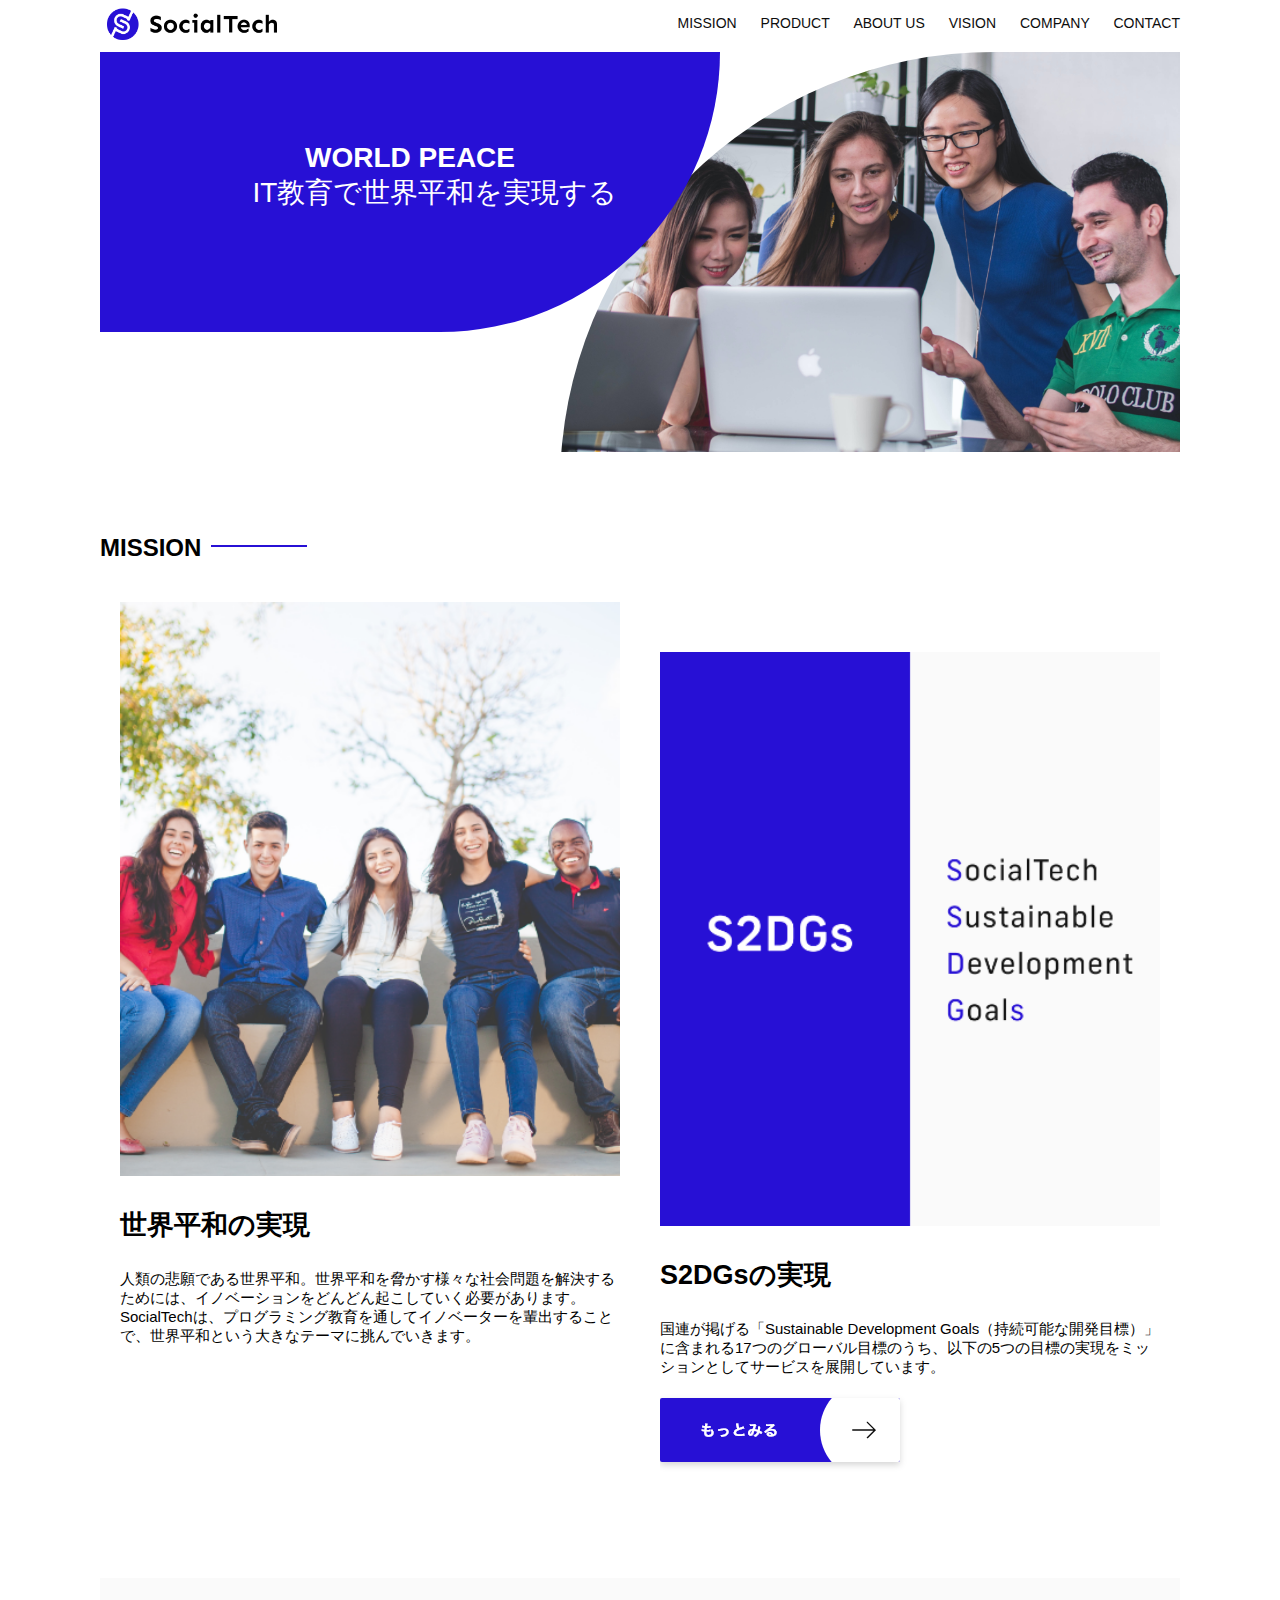
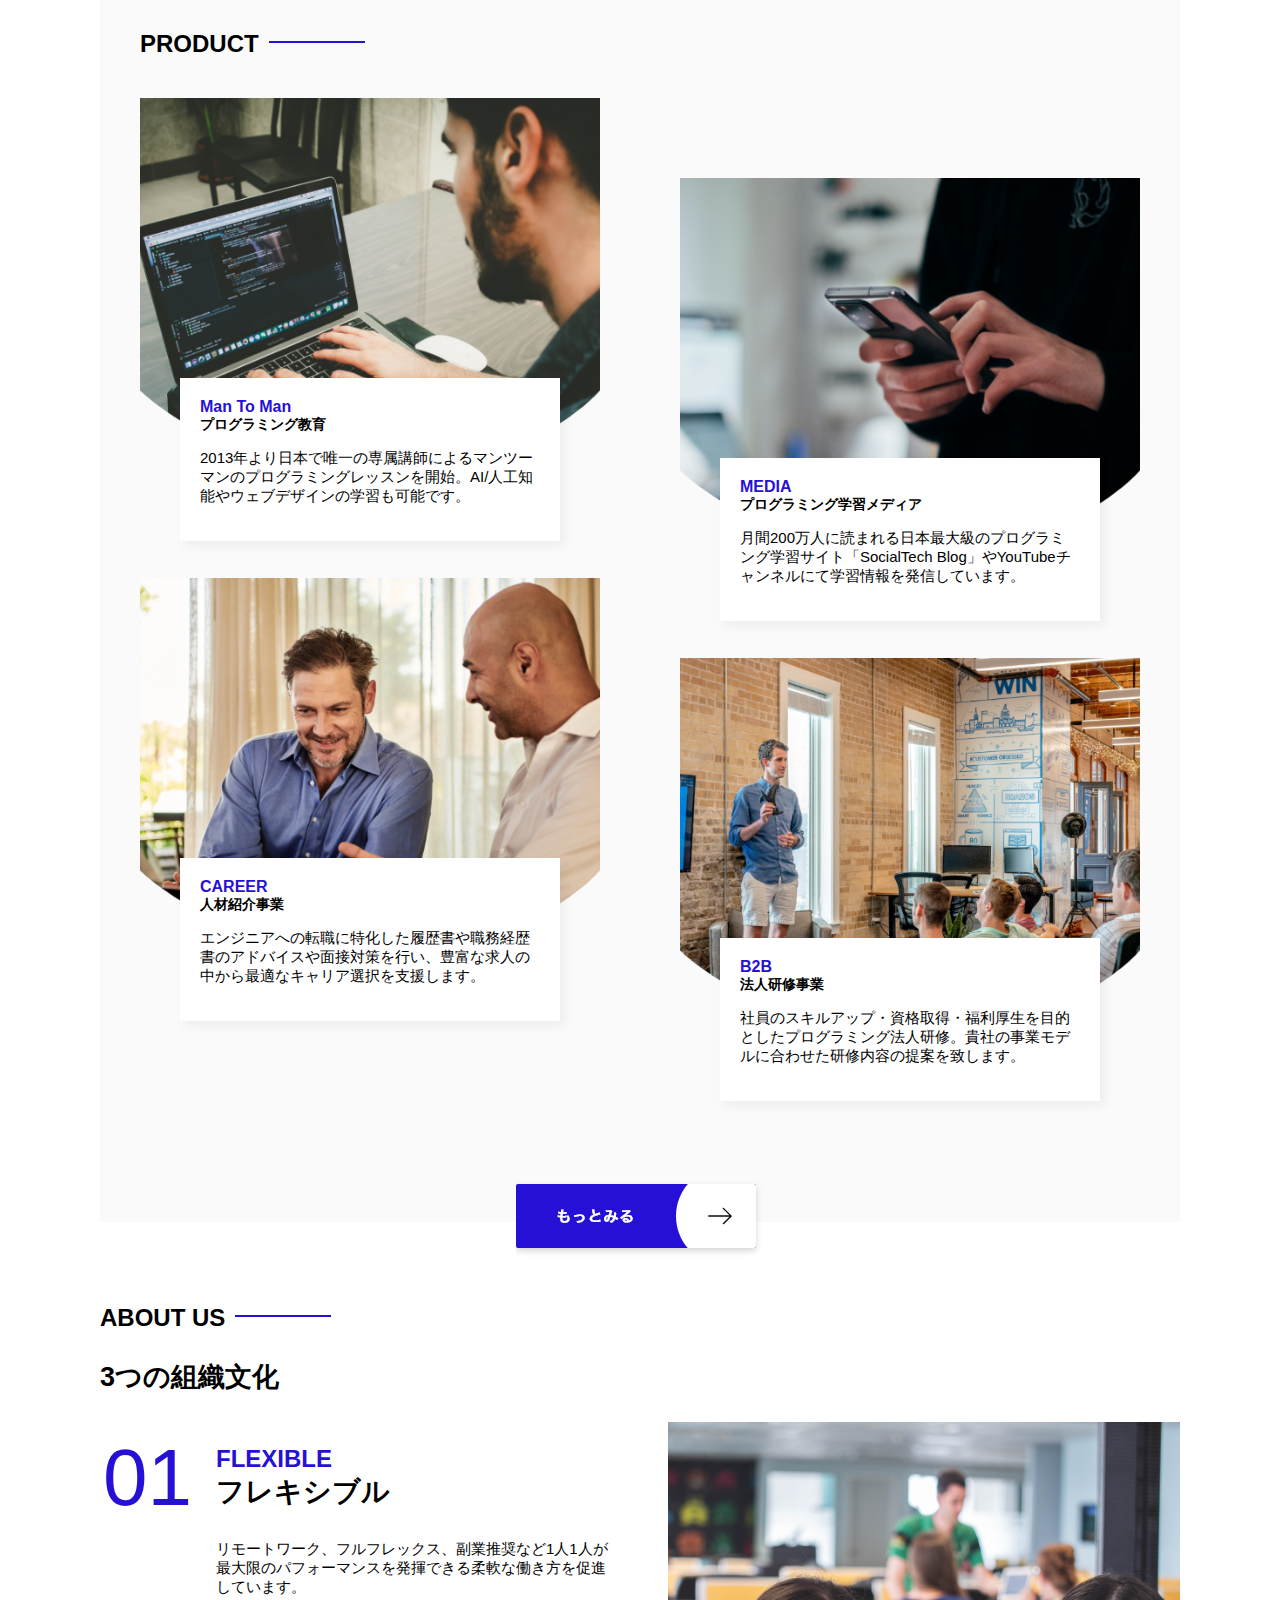
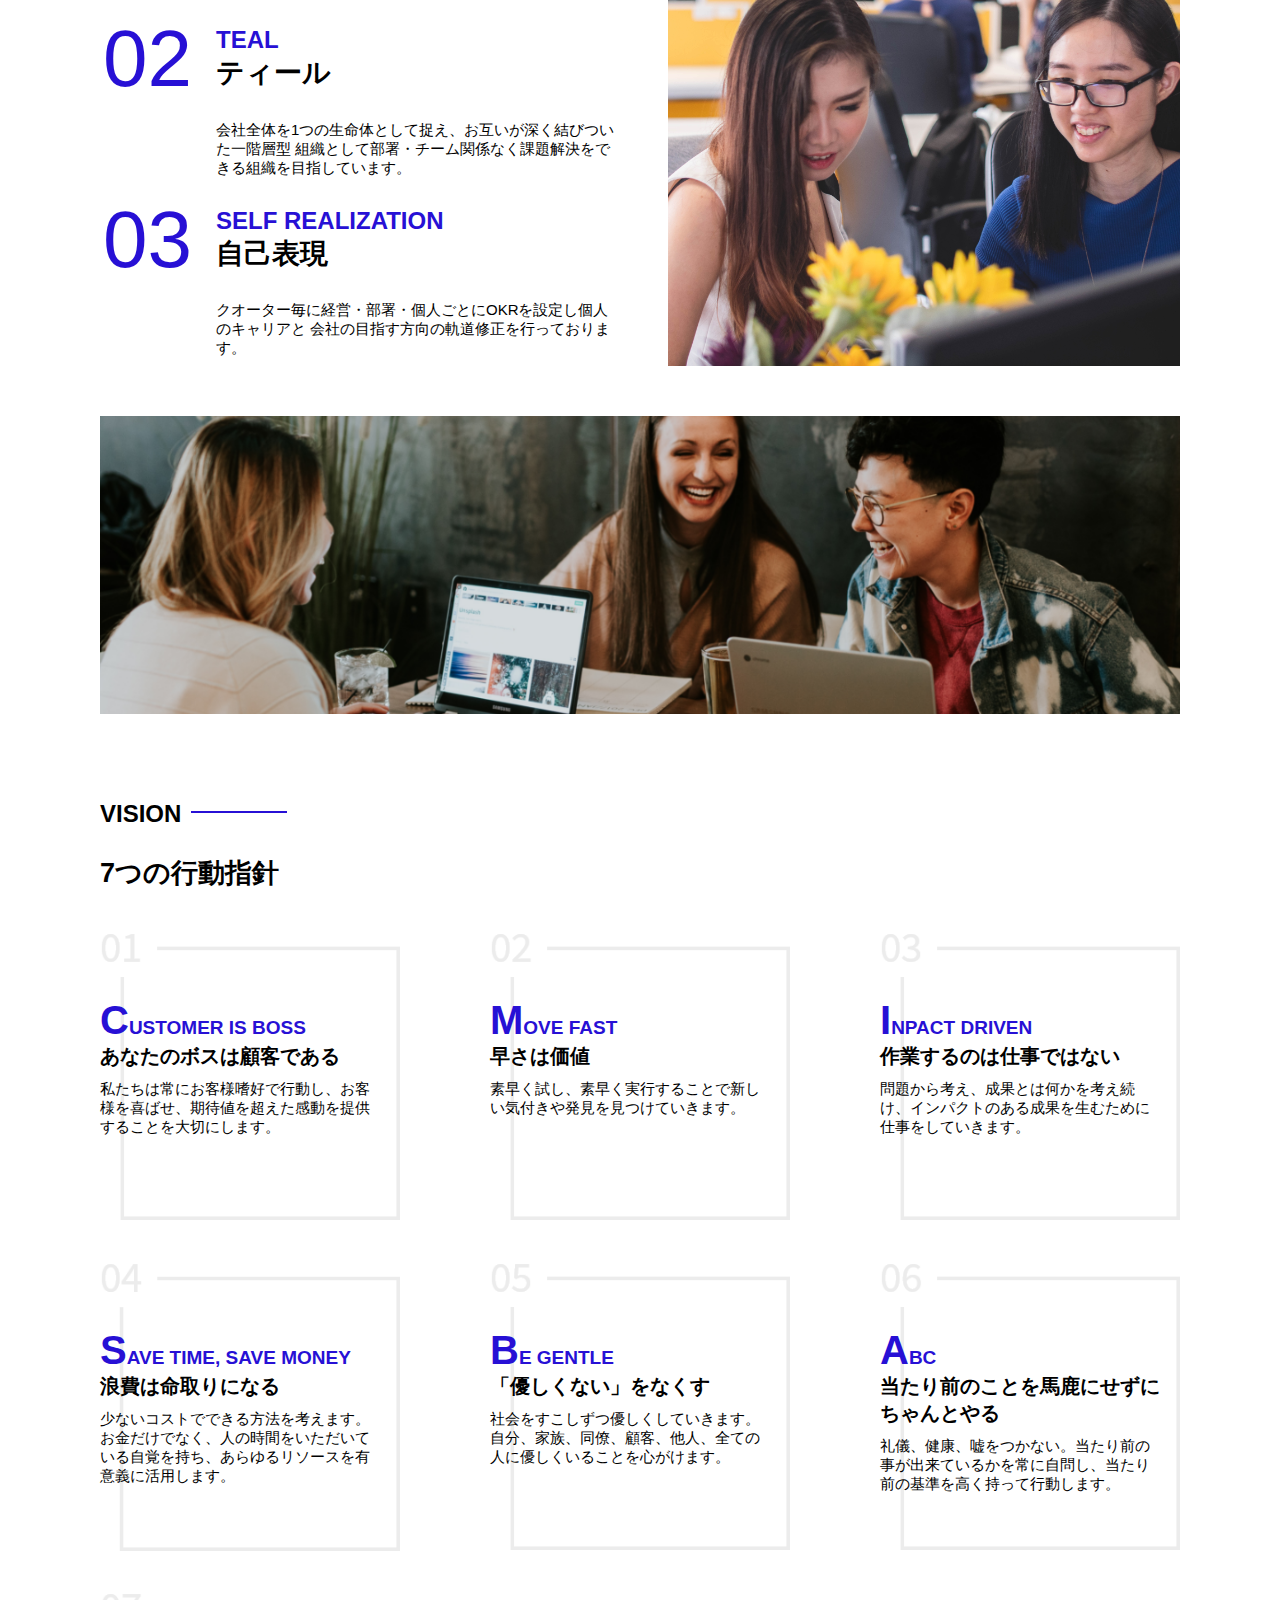
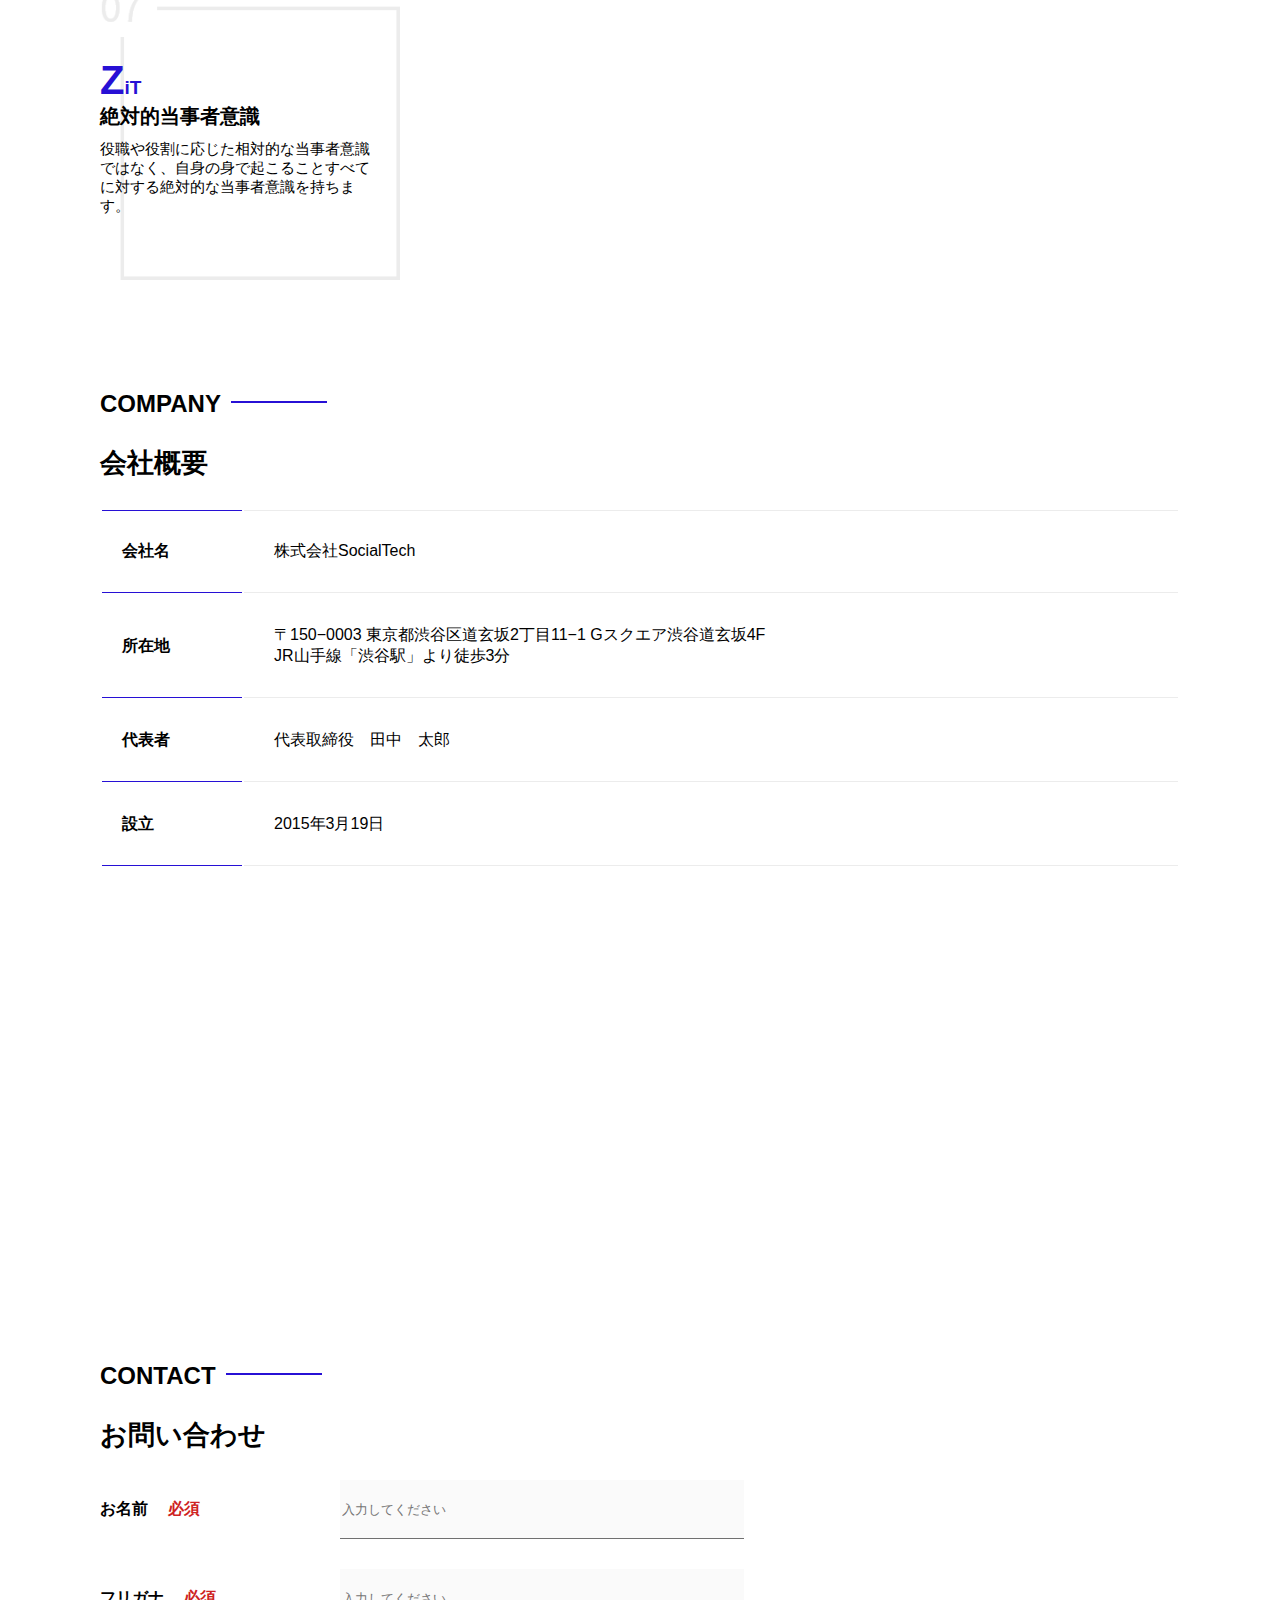
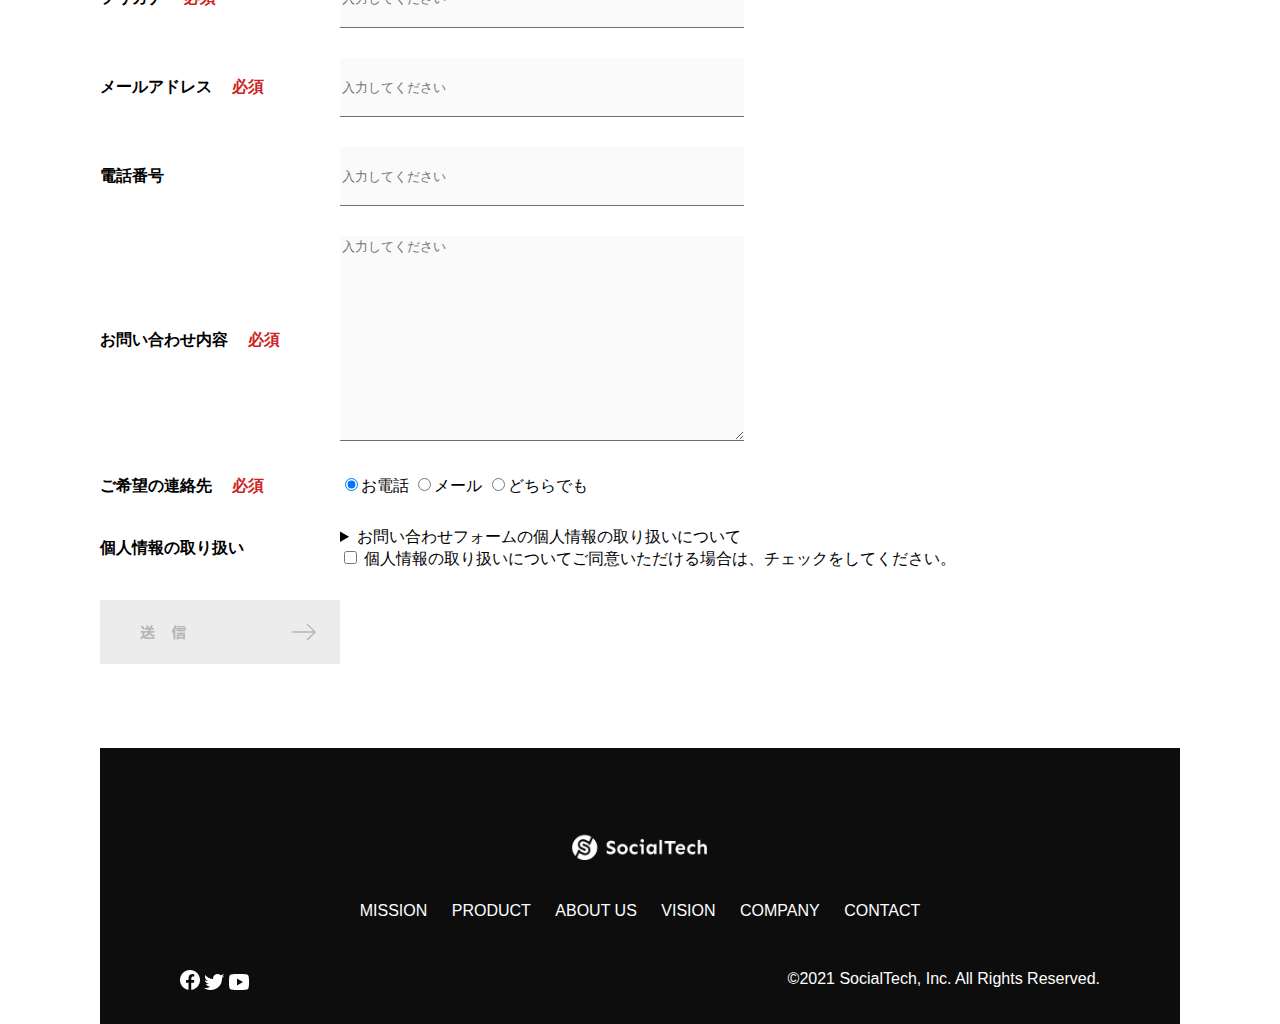
<file: socialtech/index.html>
<!DOCTYPE html>
<html>
  <head>
    <title>SocialTech</title>
    <meta charset="utf-8">
    <meta name="description" content="SocialTechはEdTech業界のリーディングカンパニーを目指します。">
    <meta name="viewport" content="width=device-width, initial-scale=1.0">
    <link rel="stylesheet" href="style.css">
  </head>
  <body>
<!-- ヘッダー -->
<header>
  <a href="index.html" id="logo"><img src="images/logo.png" alt="トップページに戻る"></a>
  <!-- PC用ナビゲーション -->
  <nav id="nav-pc">
    <a href="index.html#mission">MISSION</a>
    <a href="index.html#product">PRODUCT</a>
    <a href="index.html#aboutus">ABOUT US</a>
    <a href="index.html#vision">VISION</a>
    <a href="index.html#company">COMPANY</a>
    <a href="index.html#contact">CONTACT</a>
  </nav>
  <img id="menu-sp" src="images/button-menu.png" alt="ナビゲーションを開く" onclick="document.getElementById('nav-sp').style.display = 'block';">
  <nav id="nav-sp">
    <img id="close" src="images/button-close.png" alt="ナビゲーションを閉じる" onclick="document.getElementById('nav-sp').style.display = 'none'">
    <a id="logo-sp" href="index.html" onclick="document.getElementById('nav-sp').style.display = 'none'"><img
       src="images/logo-sp.png" alt="トップページに戻る"></a>
       <a class="menu" href="mission.html" onclick="document.getElementById('nav-sp').style.display = 'none'">MISSION</a>
       <a class="menu" href="product.html" onclick="document.getElementById('nav-sp').style.display = 'none'">PRODUCT</a>
       <a class="menu" href="index.html#aboutus" onclick="document.getElementById('nav-sp').style.display = 'none'">ABOUT US</a>
      <a class="menu" href="index.html#vision" onclick="document.getElementById('nav-sp').style.display = 'none'">VISION</a>
      <a class="menu" href="index.html#company" onclick="document.getElementById('nav-sp').style.display = 'none'">COMPANY</a>
      <a class="menu" href="index.html#contact" onclick="document.getElementById('nav-sp').style.display = 'none'">CONTACT</a>
      <div id="sns">
        <a href="https://www.facebook.com/sejuku2013"><img src="images/button-facebook.png" alt="Facebookのリンク"></a>
        <a href="https://twitter.com/samuraijuku"><img src="images/button-twitter.png" alt="Twitterのリンク"></a>
        <a href="https://www.youtube.com/channel/UCCFOQO5aDK0xXam4cUQXT8g"><img src="images/button-youtube.png" alt="YouTubeのリンク"></a>
      </div>
  </nav>
</header>
<main>
  <article>
    <!-- main visual -->
    <section id="main-visual">
        <div id="main-message">
          <h1>WORLD PEACE</h1>
          <p>IT教育で世界平和を実現する</p>
        </div>
        <img src="images/index/index-main.png" alt="PCの周りに集まる多国籍の仲間たち">
    </section>
    <!-- mission -->
    <section id="mission">
      <h2 class="index-h2">MISSION</h2>
      <div id="mission-flex">
        <div>
          <img id="mission-photo" src="images/index/index-mission.png" alt="屋外のベンチで写真を撮影する多国籍の仲間たち">
          <h3>世界平和の実現</h3>
          <p>人類の悲願である世界平和。世界平和を脅かす様々な社会問題を解決するためには、イノベーションをどんどん起こしていく必要があります。SocialTechは、プログラミング教育を通してイノベーターを輩出することで、世界平和という大きなテーマに挑んでいきます。</p>
        </div>
        <div>
          <img id="s2dgs" src="images/index/s2dgs.png" alt="S2DGs">
          <h3>S2DGsの実現</h3>
          <p>国連が掲げる「Sustainable Development Goals（持続可能な開発目標）」に含まれる17つのグローバル目標のうち、以下の5つの目標の実現をミッションとしてサービスを展開しています。</p>
          <a href="mission.htl">
            <img src="images/button-more.png" alt="`もっと見る">
          </a>
        </div>
      </div>
    </section>
    <!-- product -->
    <section id="product">
      <h2 class="indexh2">PRODUCT</h2>
      <div>
        <div id="product-left">
          <div>
            <img class="product-photo" src="images/index/index-mantoman.png" alt="PCでコードを書く男性">
            <div class="product-explain">
              <span>Man To Man</span>
              <h3>プログラミング教育</h3>
              <p>2013年より日本で唯一の専属講師によるマンツーマンのプログラミングレッスンを開始。AI/人工知能やウェブデザインの学習も可能です。</p>
            </div>
        </div>
        <div>
          <img class="product-photo" src="images/index/index-career.png" alt="笑顔で話し合う2人の男性">
          <div class="product-explain">
            <span>CAREER</span>
            <h3>人材紹介事業</h3>
            <p>エンジニアへの転職に特化した履歴書や職務経歴書のアドバイスや面接対策を行い、豊富な求人の中から最適なキャリア選択を支援します。</p>
          </div>
        </div>
        </div>
        <div id="product-right">
          <div>
            <img class="product-photo" src="images/index/index-media.png" alt="スマートフォンを操作する人">
            <div class="product-explain">
              <span>MEDIA</span>
              <h3>プログラミング学習メディア</h3>
              <p>月間200万人に読まれる日本最大級のプログラミング学習サイト「SocialTech Blog」やYouTubeチャンネルにて学習情報を発信しています。</p>
            </div>
          </div>
          <div>
            <img class="product-photo" src="images/index/index-b2b.png" alt="講演中の男性とそれを聴く人々">
            <div class="product-explain">
              <span>B2B</span>
              <h3>法人研修事業</h3>
              <p>社員のスキルアップ・資格取得・福利厚生を目的としたプログラミング法人研修。貴社の事業モデルに合わせた研修内容の提案を致します。</p>
            </div>
          </div>
        </div>
      </div>
      <div>
        <a id="product-more" href="product.html">
          <img src="images/button-more.png" alt="もっと見る">
        </a>
      </div>
    </section>
    <!-- about us -->
    <section id="aboutus">
  <h2 class="index-h2"> ABOUT US</h2>
  <h3>3つの組織文化</h3>
  <div>
    <table class="culture-table">
      <tr>
        <td>
          <span class="culture-num">01</span>
        </td>
        <td>
          <span class="culture-en">FLEXIBLE</span>
          <span class="culture-jp">フレキシブル</span>
        </td>
      </tr>
      <tr>
        <td>
          <!-- 空のセル -->
        </td>
        <td>
          <p class="culture-description">
            リモートワーク、フルフレックス、副業推奨など1人1人が最大限のパフォーマンスを発揮できる柔軟な働き方を促進しています。
          </p>
        </td>
      </tr>
      <tr>
        <td>
          <span class="culture-num">02</span>
        </td>
        <td>
          <span class="culture-en">TEAL</span>
          <span class="culture-jp">ティール</span>
        </td>
      </tr>
      <tr>
        <td>
          <!-- 空のセル -->
        </td>
        <td>
          <p class="culture-description">
            会社全体を1つの生命体として捉え、お互いが深く結びついた一階層型
            組織として部署・チーム関係なく課題解決をできる組織を目指しています。
          </p>
        </td>
      </tr>
      <tr>
        <td>
          <span class="culture-num">03</span>
        </td>
        <td>
          <span class="culture-en">SELF REALIZATION</span>
          <span class="culture-jp">自己表現</span>
        </td>
        <tr>
          <td>
            <!-- 空のセル -->
          </td>
          <td>
            <p class="culture-description">
              クオーター毎に経営・部署・個人ごとにOKRを設定し個人のキャリアと
              会社の目指す方向の軌道修正を行っております。
            </p>
          </td>
        </tr>
    </table>
    <img class="culture-img" src="images/index/index-aboutus1.png" alt="笑顔で話し合う2人の女性">
  </div>
  <img class="culture-img2" src="images/index/index-aboutus2.png" alt="笑顔で話し合う3人の男女">
</section>
<!-- VISION -->
<section id="vision">
  <h2 class="index-h2">VISION</h2>
  <h3>7つの行動指針</h3>
  <div>
  <div class="vision-box">
    <img src="images/index/vision-01.png" alt="01">
    <span>
      <h4>CUSTOMER IS BOSS</h4>
      <h5>あなたのボスは顧客である</h5>
      <p>私たちは常にお客様嗜好で行動し、お客様を喜ばせ、期待値を超えた感動を提供することを大切にします。</p>
    </span>
    </div>
  <div class="vision-box">
    <img src="images/index/vision-02.png" alt="02">
    <span>
      <h4>MOVE FAST</h4>
      <h5>早さは価値</h5>
      <p>素早く試し、素早く実行することで新しい気付きや発見を見つけていきます。</p>
    </span>
  </div>
  <div class="vision-box">
    <img src="images/index/vision-03.png" alt="03">
    <span>
      <h4>INPACT DRIVEN</h4>
      <h5>作業するのは仕事ではない</h5>
      <p>問題から考え、成果とは何かを考え続け、インパクトのある成果を生むために仕事をしていきます。</p>
    </span>
  </div>
    <div class="vision-box">
      <img src="images/index//vision-04.png" alt="04">
      <span>
        <h4>SAVE TIME, SAVE MONEY</h4>
        <h5>浪費は命取りになる</h5>
        <p>少ないコストでできる方法を考えます。お金だけでなく、人の時間をいただいている自覚を持ち、あらゆるリソースを有意義に活用します。</p>
      </spn>
    </div>
    <div class="vision-box">
      <img src="images/index/vision-05.png" alt="05">
      <span>
        <h4>BE GENTLE</h4>
        <h5>「優しくない」をなくす</h5>
        <p>社会をすこしずつ優しくしていきます。自分、家族、同僚、顧客、他人、全ての人に優しくいることを心がけます。</p>
      </span>
    </div>
    <div class="vision-box">
      <img src="images/index/vision-06.png" alt="06">
      <span>
        <h4>ABC</h4>
        <h5>当たり前のことを馬鹿にせずにちゃんとやる</h5>
        <p>礼儀、健康、嘘をつかない。当たり前の事が出来ているかを常に自問し、当たり前の基準を高く持って行動します。</p>
      </span>
    </div>
    <div class="vision-box">
      <img src="images/index/vision-07.png" alt="07">
      <span>
        <h4>ZiT</h4>
        <h5>絶対的当事者意識</h5>
         <p>役職や役割に応じた相対的な当事者意識ではなく、自身の身で起こることすべてに対する絶対的な当事者意識を持ちます。</p>
      </span>
    </div>
  </div>
</section>
<section id="company">
  <h2 class="idex-h2">COMPANY</h2>
  <h3>会社概要</h3>
  <table id="company-table">
<tr>
  <th class="tableheader-first">会社名</th>
  <td class="cell-first">株式会社SocialTech</td>
</tr>
<tr>
<th class="tableheader">所在地</th>
<td class="cell">〒150−0003 東京都渋谷区道玄坂2丁目11−1 Gスクエア渋谷道玄坂4F<br>JR山手線「渋谷駅」より徒歩3分</td>
</tr>
<tr>
  <th class="tableheader">代表者</th>
  <td class="cell">代表取締役　田中　太郎</td>
</tr>
<tr>
  <th class="tableheader">設立</th>
<td class="cell">2015年3月19日</td></tr>
  </table>
  <iframe src="https://www.google.com/maps/embed?pb=!1m14!1m8!1m3!1d12966.880084855007!2d139.6960347!3d35.6592691!3m2!1i1024!2i768!4f13.1!3m3!1m2!1s0x60188caa213a85e5%3A0x8e064c523da1dacc!2z44K544Kv44Ko44Ki5riL6LC3!5e0!3m2!1sja!2sjp!4v1710215024464!5m2!1sja!2sjp" width="600" height="450" style="border:0;" allowfullscreen="" loading="lazy" referrerpolicy="no-referrer-when-downgrade">
  </iframe>
</section>
<!-- contact -->
<section id="contact">
  <h2 class="index-h2">CONTACT</h2>
  <h3>お問い合わせ</h3>
  <form action="https://api.staticforms.xyz/submit" method="post">
    <input type="text" name="honeypot" style="display:none">
    <input type="hidden" name="accessKey" value="dfefdc2d-6269-4189-b81f-96ba6f481c6e">
    <input type="hidden" name="subject" value="お問い合わせフォーム" >
    <input type="hidden" name="replyTo" value="monkeylovesickwaterbaby@hotmail.co.jp">
    <input type="hidden" name="redirectTo" value="">
    <div>
      <div class="contact-heading">
        <label class="contact-label">お名前<span class="contact-span">必須</span></label>
      </div>
      <div>
        <input type="text" name="name" placeholder="入力してください" class="contact-textbox">
      </div>
    </div>
    <div>
      <div class="contact-heading">
        <label class="contact-label">フリガナ<span class="contact-span">必須</span></label>
      </div>
      <div>
        <input type="text" name="hurigana" placeholder="入力してください" class="contact-textbox">
      </div>
    </div>
    <div>
      <div class="contact-heading">
        <label class="contact-label">メールアドレス<span class="contact-span">必須</span></label>
      </div>
      <div>
        <input type="text" name="email" placeholder="入力してください" class="contact-textbox">
      </div>
    </div>
    <div>
      <div class="contact-heading">
        <label class="contact-label">電話番号</label>
      </div>
      <div>
        <input type="text" name="tel" placeholder="入力してください" class="contact-textbox">
      </div>
    </div>
    <div>
      <div class="contact-heading">
        <label class="contact-label">お問い合わせ内容<span class="contact-span">必須</span></label>
      </div>
      <div>
        <textarea class="contact-textarea" placeholder="入力してください" name="message"></textarea>
      </div>
    </div>
    <div>
      <div class="contact-heading">
        <label class="contact-label">ご希望の連絡先<span class="contact-span">必須</span></label>
      </div>
      <div>
        <input class="radiobutton" type="radio" value="tel" name="contact" checked><label>お電話</label>
        <input class="radiobutton" type="radio" value="mail" name="contact"><label>メール</label>
        <input class="radiobutton" type="radio" value="both" name="contact"><label>どちらでも</label>
      </div>
    </div>
    <div>
      <div class="contact-heading">
        <label class="contact-label">個人情報の取り扱い</label>
      </div>
      <div>
        <details>
          <summary>お問い合わせフォームの個人情報の取り扱いについて</summary>
          <div>
            <span>１．組織の名称又は氏名</span><br>
            株式会社SocialTech<br><br>
            <span>２．個人情報保護管理者（若しくはその代理人）の氏名又は職名、所属及び連絡先
              鈴木 一郎 コーポレート部</span><br>
              メールアドレス：support@socialtech.net<br>
              TEL:03-xxxx-xxxx<br>
              <span>３．個人情報の利用目的</span><br>
              ・本サービス及び本サービスに関連する情報の提供又はそれらに関する連絡のため<br>
              ・ユーザーの本人確認のため<br>
              ・当社サービスのご案内のため<br>
              ・当社の商品等の広告または宣伝（電子メールによるものを含むものとします。）<br><br>
              <span>４．個人情報の取り扱い業務の委託</span><br>
              個人情報の取扱業務の全部または一部を外部に業務委託する場合があります。<br>
              その際、弊社は、個人情報を適切に保護できる管理体制を敷き実行していることを条件として<br>
              委託先を厳選したうえで、機密保持契約を委託先と締結し、お客様の個人情報を厳密に管理させます。<br><br>
              <span>５．個人情報の開示等の請求</span><br>
              お客様は、弊社に対してご自身の個人情報の開示等（利用目的の通知、開示、内容の訂正・追加・削除、利用の停止または消去、第三者への提供の停止）に関して、当社問合わせ窓口に申し出ることができます。<br>
              その際、弊社はお客様ご本人を確認させていただいたうえで、合理的な期間内に対応いたします。<br><br>
              なお、個人情報に関する弊社問合わせ先は、次の通りです。<br><br>
              株式会社SocialTech　個人情報問合せ窓口<br>
              〒150-0043　東京都渋谷区道玄坂2丁目11-1 Ｇスクエア渋谷道玄坂 4F<br>
              メールアドレス：support@socialtech.net　TEL：03-xxxx-xxxx<br><br>
              <span>６．個人情報を提供されることの任意性について</span><br><br>
              お客様がご自身の個人情報を弊社に提供されるか否かは、お客様のご判断によりますが、もしご提供されない場合には、適切なサービスが提供できない場合がありますので予めご了承ください。
          </div>
        </details>
        <input type="checkbox" name="agree">
        <span>個人情報の取り扱いについてご同意いただける場合は、チェックをしてください。</span>
      </div>
    </div>
    <input type="image" src="images/button-submit.png" alt="送信する">
  </form>
</section>
</article>
<footer>
  <div id="footer-logo">
    <img src="images/logo-sp.png" alt="SocialTec">
  </div>
  <div id="footer-link">
    <a href="mission.html">MISSION</a>
    <a href="product.html">PRODUCT</a>
    <a href="index.html#aboutus">ABOUT US</a>
    <a href="index.html#vision">VISION</a>
    <a href="index.html#company">COMPANY</a>
    <a href="index.html#contact">CONTACT</a>
  </div>
  <div id="sns-footer">
    <a href="https://www.facebook.com/sejuku2013"><img src="images/button-facebook.png" alt="Facebookのリンク"></a>
    <a href="https://twitter.com/samuraijuku"><img src="images/button-twitter.png" alt="Twitterのリンク"></a>
    <a href="https://www.youtube.com/channel/UCCFOQO5aDK0xXam4cUQXT8g"><img src="images/button-youtube.png" alt="YouTub2eのリンク"></a>
      <span id="copyright">&copy;2021 SocialTech, Inc. All Rights Reserved. </span>
  </div>
</footer>
</main>
  </body>
</html>
</file>
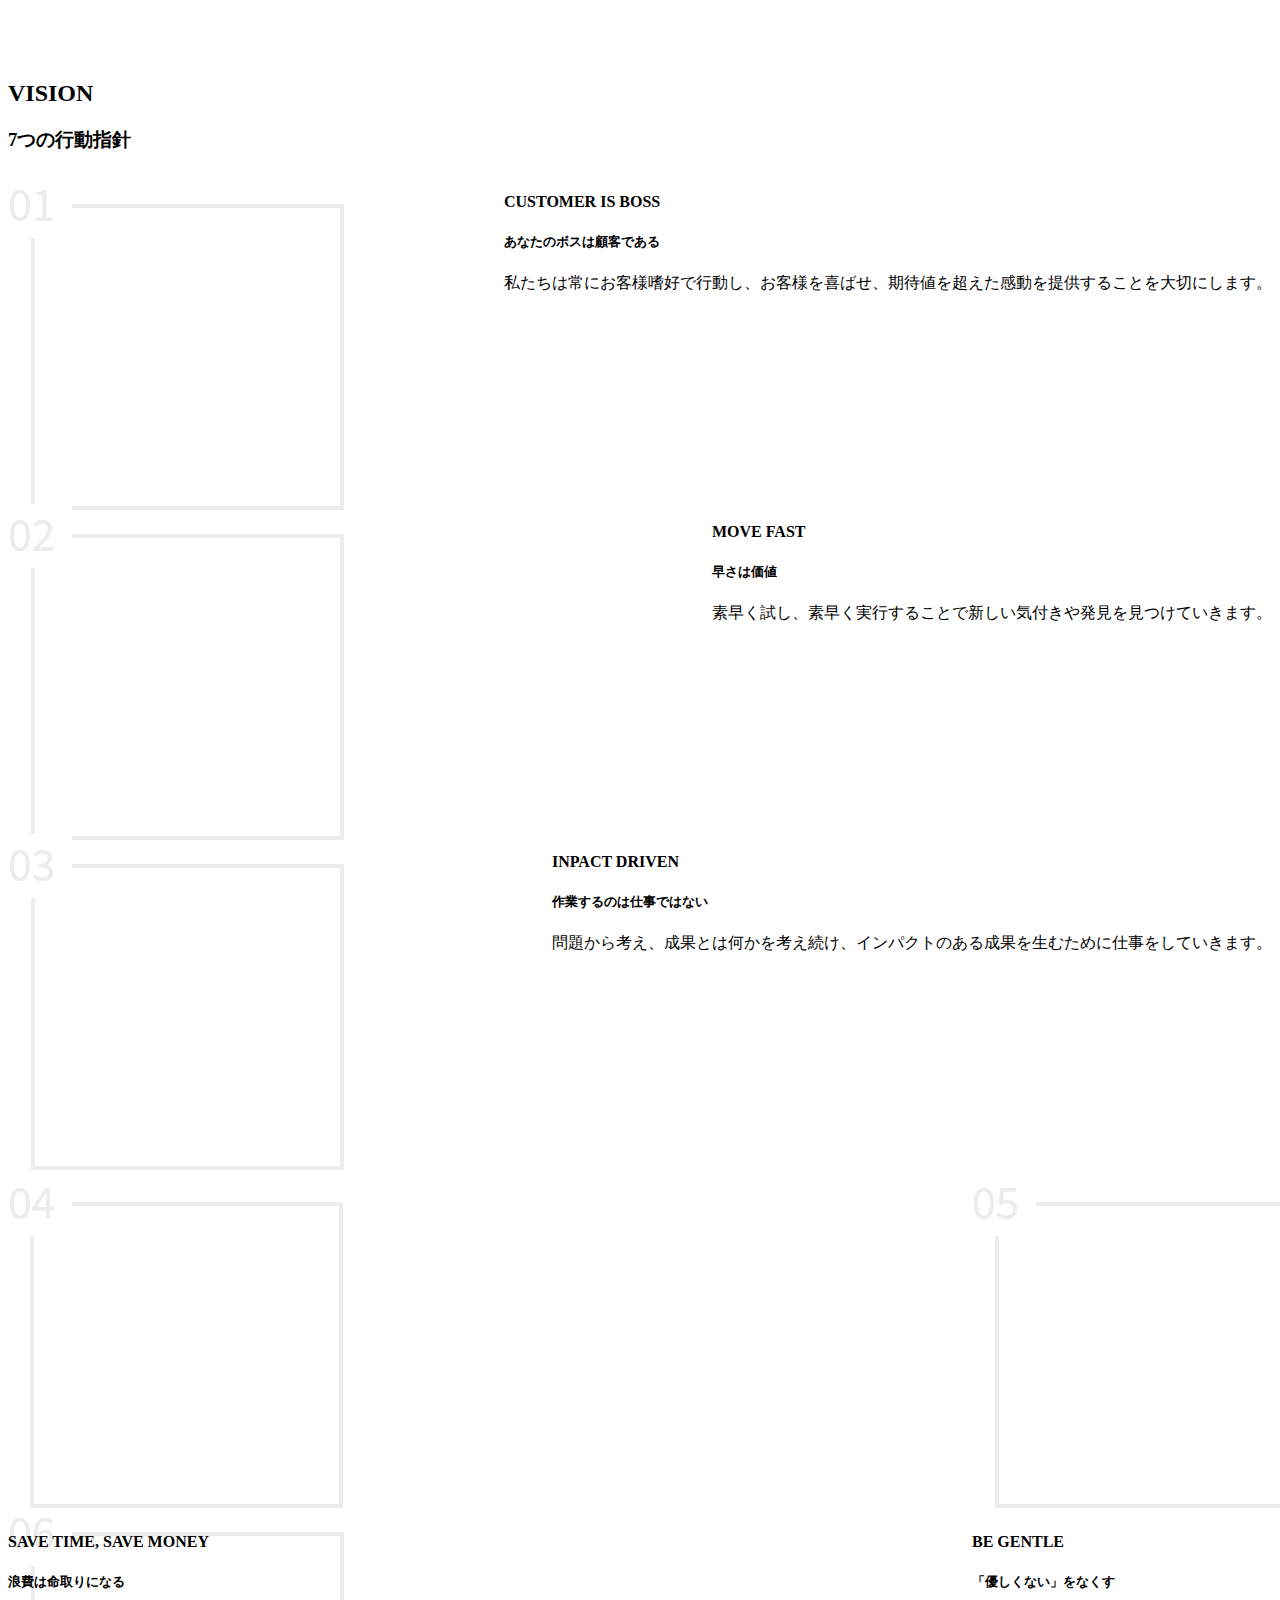
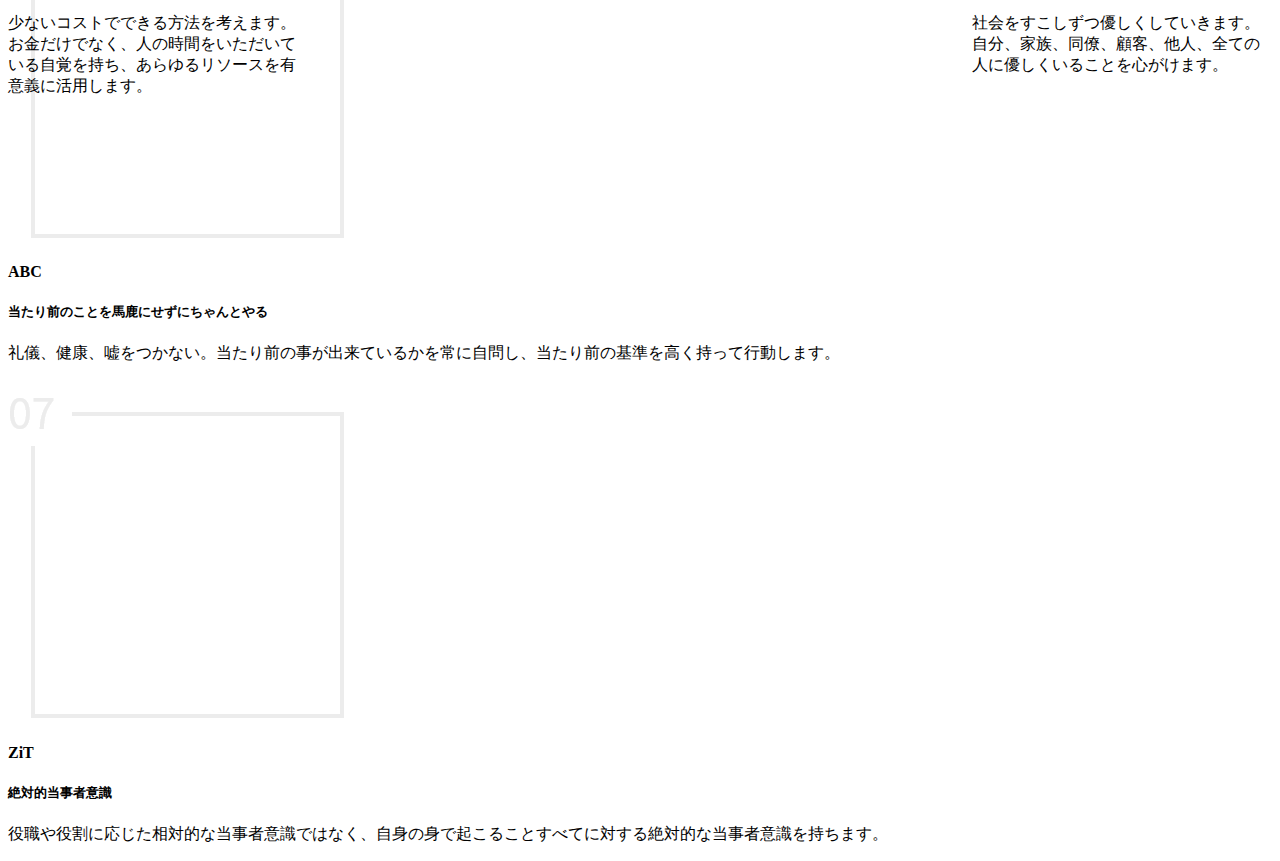
<file: socialtech/copy.html>
<!DOCTYPE html>
<html>
  <head>
    <title>SocialTech</title>
    <meta charset="utf-8">
    <meta name="description" content="SocialTechはEdTech業界のリーディングカンパニーを目指します。">
    <meta name="viewport" content="width=device-width, initial-scale=1.0">
    <link rel="stylesheet" href="copy.css">
  </head>
  <body>
<section id="vision">
  <h2 class="index-h2">VISION</h2>
  <h3>7つの行動指針</h3>
  <div class="vision-box">
    <img src="images/index/vision-01.png" alt="01">
    <span>
      <h4>CUSTOMER IS BOSS</h4>
      <h5>あなたのボスは顧客である</h5>
      <p>私たちは常にお客様嗜好で行動し、お客様を喜ばせ、期待値を超えた感動を提供することを大切にします。</p>
    </span>
  </div>
  <div class="vision-box">
    <img src="images/index/vision-02.png" alt="02">
    <span>
      <h4>MOVE FAST</h4>
      <h5>早さは価値</h5>
      <p>素早く試し、素早く実行することで新しい気付きや発見を見つけていきます。</p>
    </span>
  </div>
  <div class="vision-box">
    <img src="images/index/vision-03.png" alt="03">
    <span>
      <h4>INPACT DRIVEN</h4>
      <h5>作業するのは仕事ではない</h5>
      <p>問題から考え、成果とは何かを考え続け、インパクトのある成果を生むために仕事をしていきます。</p>
    </span>
    <div class="vision-box">
      <img src="images/index//vision-04.png" alt="04">
      <span>
        <h4>SAVE TIME, SAVE MONEY</h4>
        <h5>浪費は命取りになる</h5>
        <p>少ないコストでできる方法を考えます。お金だけでなく、人の時間をいただいている自覚を持ち、あらゆるリソースを有意義に活用します。</p>
      </spn>
    </div>
    <div class="vision-box">
      <img src="images/index/vision-05.png" alt="05">
      <span>
        <h4>BE GENTLE</h4>
        <h5>「優しくない」をなくす</h5>
        <p>社会をすこしずつ優しくしていきます。自分、家族、同僚、顧客、他人、全ての人に優しくいることを心がけます。</p>
      </span>
    </div>
    <div class="vision- box">
      <img src="images/index/vision-06.png" alt="06">
      <span>
        <h4>ABC</h4>
        <h5>当たり前のことを馬鹿にせずにちゃんとやる</h5>
        <p>礼儀、健康、嘘をつかない。当たり前の事が出来ているかを常に自問し、当たり前の基準を高く持って行動します。</p>
      </span>
    </div>
    <div class="vison-box">
      <img src="images/index/vision-07.png" alt="07">
      <span>
        <h4>ZiT</h4>
        <h5>絶対的当事者意識</h5>
         <p>役職や役割に応じた相対的な当事者意識ではなく、自身の身で起こることすべてに対する絶対的な当事者意識を持ちます。</p>
      </span>
    </div>
  </div>
</section>
  </article>
</main>
  </body>
</html>
</file>
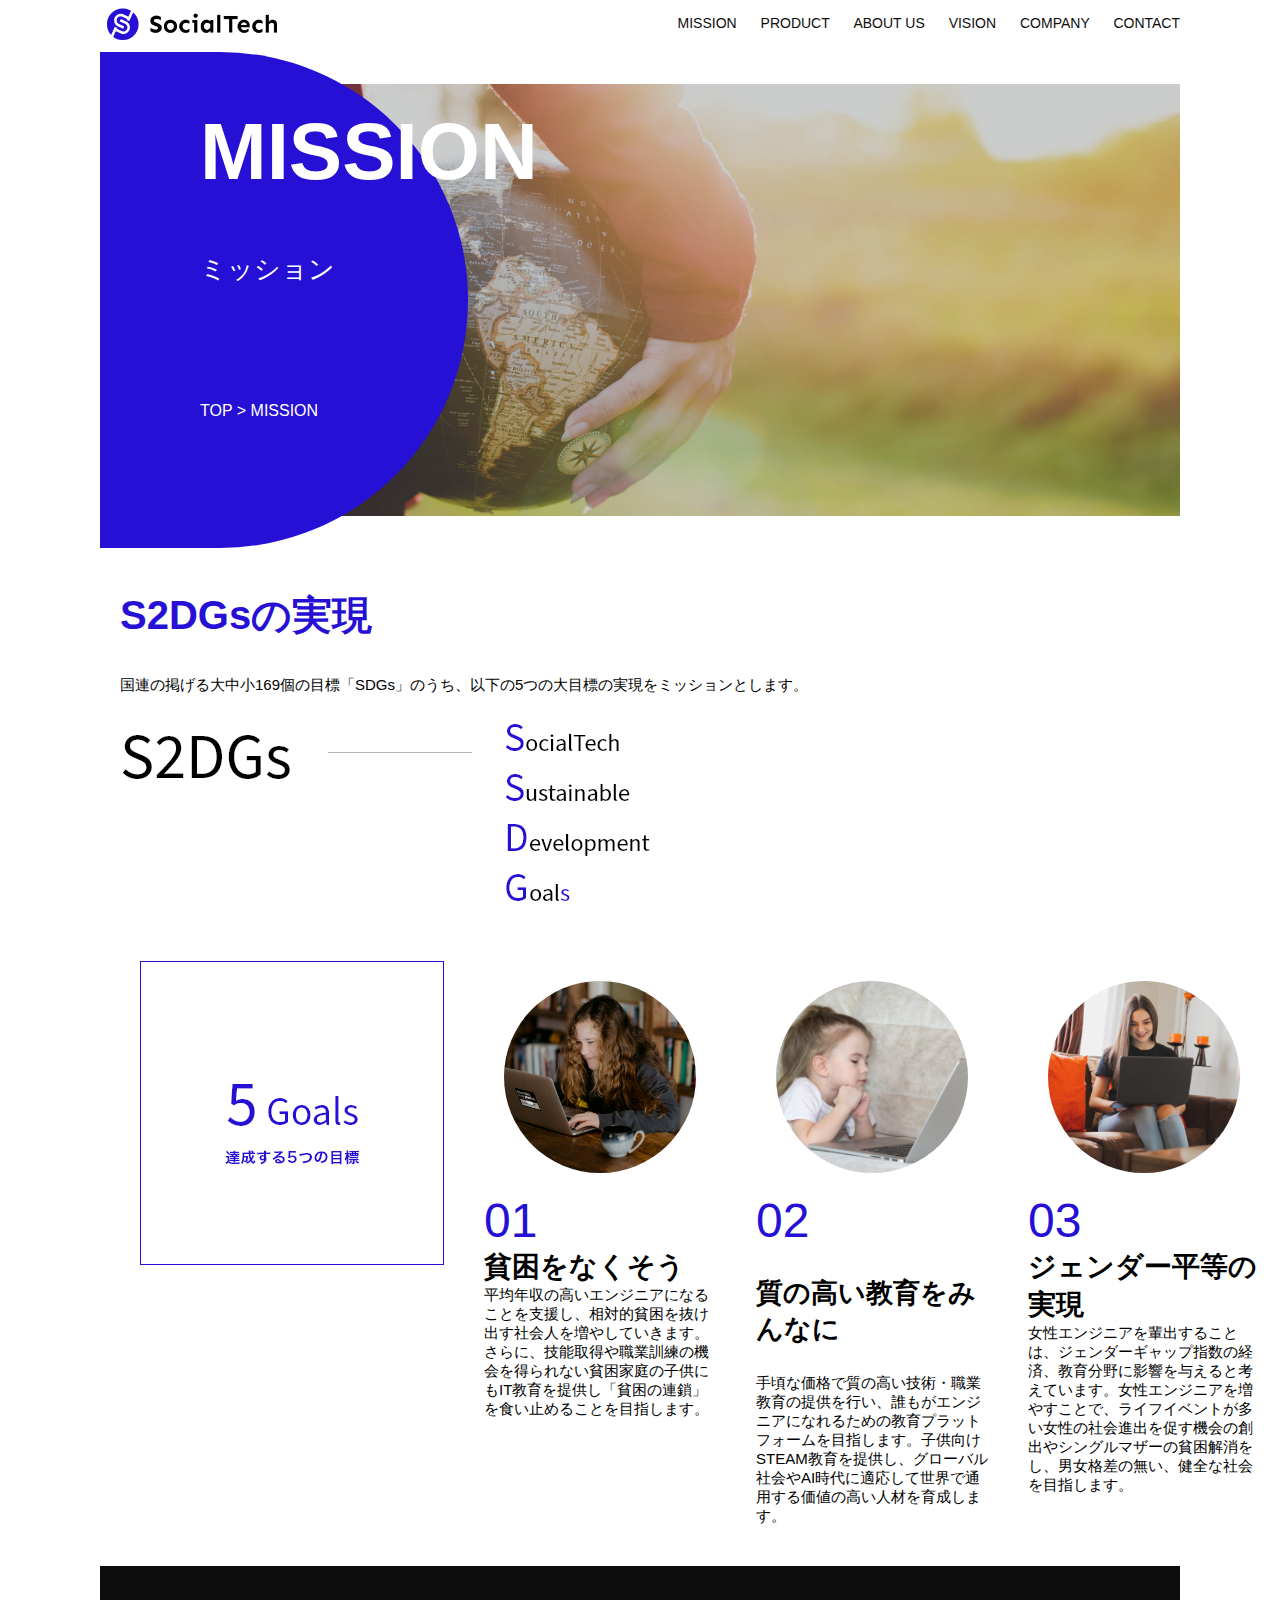
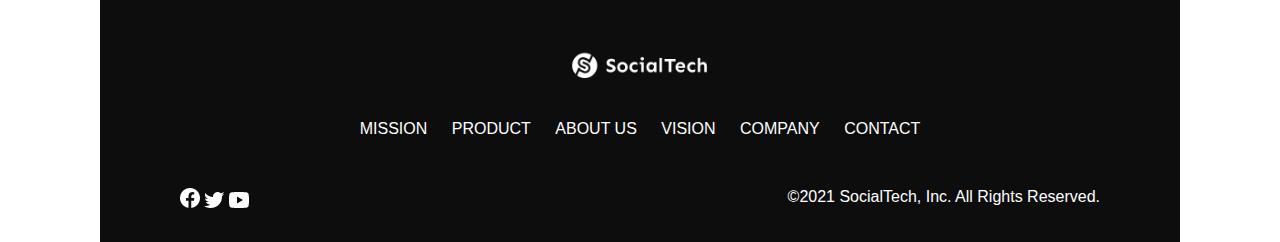
<file: socialtech/mission.html>
<!DOCTYPE html>
<html>
  <head>
    <title>SocialTech - MISSION ミッション -</title>
    <meta charset="utf-8">
    <meta name="description" content="SocialTechが目指す5つの目標（S2DGs）を紹介します">
    <meta name="viewport" content="width=device-width, initial-scale=1.0">
    <link rel="stylesheet" href="style.css">
  </head>
  <body>
<!-- ヘッダー -->
<header>
  <a href="index.html" id="logo"><img src="images/logo.png" alt="トップページに戻る"></a>
  <!-- PC用ナビゲーション -->
  <nav id="nav-pc">
    <a href="index.html#mission">MISSION</a>
    <a href="index.html#product">PRODUCT</a>
    <a href="index.html#aboutus">ABOUT US</a>
    <a href="index.html#vision">VISION</a>
    <a href="index.html#company">COMPANY</a>
    <a href="index.html#contact">CONTACT</a>
  </nav>
  <!-- スマホ用ナビゲーション -->
  <img id="menu-sp" src="images/button-menu.png" alt="ナビゲーションを開く" onclick="document.getElementById('nav-sp').style.display = 'block';">
  <nav id="nav-sp">
    <img id="close" src="images/button-close.png" alt="ナビゲーションを閉じる" onclick="document.getElementById('nav-sp').style.display = 'none'">
    <a id="logo-sp" href="index.html" onclick="document.getElementById('nav-sp').style.display = 'none'"><img
       src="images/logo-sp.png" alt="トップページに戻る"></a>
       <a class="menu" href="mission.html" onclick="document.getElementById('nav-sp').style.display = 'none'">MISSION</a>
       <a class="menu" href="product.html" onclick="document.getElementById('nav-sp').style.display = 'none'">PRODUCT</a>
       <a class="menu" href="index.html#aboutus" onclick="document.getElementById('nav-sp').style.display = 'none'">ABOUT US</a>
      <a class="menu" href="index.html#vision" onclick="document.getElementById('nav-sp').style.display = 'none'">VISION</a>
      <a class="menu" href="index.html#company" onclick="document.getElementById('nav-sp').style.display = 'none'">COMPANY</a>
      <a class="menu" href="index.html#contact" onclick="document.getElementById('nav-sp').style.display = 'none'">CONTACT</a>
      <div id="sns">
        <a href="https://www.facebook.com/sejuku2013"><img src="images/button-facebook.png" alt="Facebookのリンク"></a>
        <a href="https://twitter.com/samuraijuku"><img src="images/button-twitter.png" alt="Twitterのリンク"></a>
        <a href="https://www.youtube.com/channel/UCCFOQO5aDK0xXam4cUQXT8g"><img src="images/button-youtube.png" alt="YouTubeのリンク"></a>
      </div>
  </nav>
</header>
<main>
  <article>
    <!-- MISSIONページ -->
    <section id="mission-main">
      <div id="mission-title">
        <h1>MISSION</h1>
        <span>ミッション</span>
        <div>TOP > MISSION</div>
      </div>
    </section>
    <section id="mission-s2dgs">
      <h2 class="mission-h2">S2DGsの実現</h2>
      <p>国連の掲げる大中小169個の目標「SDGs」のうち、以下の5つの大目標の実現をミッションとします。</p>
      <img src="images/mission/mission-s2dgs.png" alt="S2DGs">
    </section>
    <section id="mission-5goals">
      <div>
        <img id="s2dgs-image" src="images/mission/mission-5goals.png" alt="5Goals">
      </div>
      <div>
        <img class="fivegoals-image-left" src="images/mission/mission-5goals01.png" alt="PCを操作する女の子">
        <span class="fivegoals-number">01</span>
        <h3 class="fivegoals-h3">貧困をなくそう</h3>
        <p class="fivegoals-p">平均年収の高いエンジニアになることを支援し、相対的貧困を抜け出す社会人を増やしていきます。さらに、技能取得や職業訓練の機会を得られない貧困家庭の子供にもIT教育を提供し「貧困の連鎖」を食い止めることを目指します。
        </p>
      </div>
      <div>
        <img class="fivegoals-image-right" src="images/mission/mission-5goals02.png" alt="PCを見つめる小さい女の子">
        <span class="fivegoals-number">02</span>
        <h3 class="fibegoals-h3">質の高い教育をみんなに</h3>
        <p class="fivegoals-p">手頃な価格で質の高い技術・職業教育の提供を行い、誰もがエンジニアになれるための教育プラットフォームを目指します。子供向けSTEAM教育を提供し、グローバル社会やAI時代に適応して世界で通用する価値の高い人材を育成します。
      </p>        
      </div>
      <div>
        <img class="fivegoals-image-left" src="images/mission/mission-5goals03.png" alt="PCを操作する女性">
        <span class="fivegoals-number">03</span>
        <h3 class="fivegoals-h3">ジェンダー平等の実現</h3>
        <p class="fivegoals-p">女性エンジニアを輩出することは、ジェンダーギャップ指数の経済、教育分野に影響を与えると考えています。女性エンジニアを増やすことで、ライフイベントが多い女性の社会進出を促す機会の創出やシングルマザーの貧困解消をし、男女格差の無い、健全な社会を目指します。
        </p>
            </div>
            <div>
              <img class="fivegoals-image-right" src="images/mission/mission-5goals04.png" alt="笑顔で話し合う３人の男女">
              <span class="fivegoals-number">04</span>
              <h3 class="fivegoals-h3">生産的で働きがいのある雇用</h3>
              <p class="fivegoals-p">長期的な経済成長を継続するためには、生産性を高めた産業の拡大と人材の輩出が必要です。エンジニアはイノベーション産業を成長させるための大きな鍵を握っており、さらにクリエイティブな職業で働きがいのある人間らしい雇用を生み出せると考えています。
             </p>
            </div>
            <div>
              <img class="fivegoals-image-left" src="images/mission/mission-5goals05.png" alt="障害を持つ男性が生き生きと働く様子">
              <span class="fivegoals-number">05</span>
              <h3 class="fivegoals-h3">不平等をなくす</h3>
              <p class="fivegoals-p">
                障害やハンディキャップを持っていても、エンジニアになることで生産的に働くことができます。障がい者雇用における正社員率と平均賃金に大きな開きを無くすために、誰もがエンジニアになれる機会を提供します。
              </p>
            </div>
    </section>
  </article>
<footer>
  <div id="footer-logo">
    <img src="images/logo-sp.png" alt="SocialTec">
  </div>
  <div id="footer-link">
    <a href="mission.html">MISSION</a>
    <a href="product.html">PRODUCT</a>
    <a href="index.html#aboutus">ABOUT US</a>
    <a href="index.html#vision">VISION</a>
    <a href="index.html#company">COMPANY</a>
    <a href="index.html#contact">CONTACT</a>
  </div>
  <div id="sns-footer">
    <a href="https://www.facebook.com/sejuku2013"><img src="images/button-facebook.png" alt="Facebookのリンク"></a>
    <a href="https://twitter.com/samuraijuku"><img src="images/button-twitter.png" alt="Twitterのリンク"></a>
    <a href="https://www.youtube.com/channel/UCCFOQO5aDK0xXam4cUQXT8g"><img src="images/button-youtube.png" alt="YouTub2eのリンク"></a>
      <span id="copyright">&copy;2021 SocialTech, Inc. All Rights Reserved. </span>
  </div>
</footer>
</main>
  </body>
</html>
</file>
<file: socialtech/style.css>
/* PC、スマホ共通スタイル */
body {
  font-family: "Source Sans Pro", "Hiragino Kaku Gothic ProN", Meiryo, Arial, sans-serif;
  } 

p {
  font-size: 15px;
}

@media screen and (min-width: 768px) {

body {
  max-width: 1080px;
  min-width: 960px;
  margin: 0 auto 0 auto;
}

header {
  display: flex;
  justify-content: space-between;
}

#nav-pc {
  font-size: 14px;
  padding-top: 15px;
}

#nav-pc > a {
  text-decoration: none;
  margin-left: 20px;
}

#nav-pc > a:link {
  color: #0d0d0d;
}

#nav-pc > a:visited {
  color: #0d0d0d;
}

#nav-pc > a:hover {
  color: #0d0d0d;
  text-decoration: underline;
}

#nav-pc > a:active {
  color: #0d0d0d;
}

#nav-sp {
  display: none;
}

#menu-sp {
  display: none;
}

#main-visual {
  position: relative;
  height: 400px;
  width: 100%;
  overflow: hidden;
}

#main-visual > div {
  position: absolute;
  top: 0;
  left: 0;
  background-color: #2710d5;
  color: white;
  border-radius: 0 0 476px 0;
  text-align: center;
  height: 280px;
  width: 100%;
  z-index: 11;  
}

#main-visual > div > h1 {
  font-size: 28px;
  margin: 90px 0 0 0;
}

#main-message {
  position: absolute;
  top: 0;
  left: 0;
  background-color: #2710d5;
  color: #ffffff;
  border-radius: 0 0 476px 0;
  max-width: 620px;
  width: 100%;
  height: 100%;
  Z-index: 11;
}

#main-message > h1 {
  font-size: 60px;
  font-weight: bold;
  margin: 100px 0 0 50px;
}

#main-message > p {
  font-size: 28px;
  margin: 0 0 0 50px;
}

#main-visual > img {
  max-width: 620px;
  /* width: 620px; */
  border-radius: 476px 0 0 0;
  position: absolute;
  top: 0px;
  right: 0px;
  z-index: 10;
}

h2 {
  margin-top: 40px;
}

h2::after {
  content: url("images/line.png");
  margin-left: 10px;
}

h3 {
  font-size: 27px;
}

/* mission */
#mission {
  margin: 80px auto 80px auto;
  width : 100%;
}

#mission-flex {
  width: 100%;
  display: flex;
}

#mission-flex > div {
  width: 50%;
  margin: 20px;
}

#mission-photo {
  width: 100%;
}

#s2dgs {
  margin-top: 50px;
  width: 100%;
}

/* product */
#product {
  background-color: #fafafa;
  margin: 80px 0 80px 0;
  padding: 10px 40px 0px 40px;
}

#product > div {
  margin-top: 40px;
  display: flex;
}

#product-left {
  width: 50%;
  margin-right: 20px;
}

#product-right {
  width: 50%;
  margin-left: 20px;
  margin-top: 80px;
}

#product-left > div {
  position: relative;
  height: 480px;
  margin-right: 20px;
}

#product-right > div {
  position: relative;
  height: 480px;
  margin-left: 20px;
}

.product-photo {
  width: 100%;
}

.product-explain {
  background-color: #ffffff;
  position: absolute;
  left: 0;
  top: 280px;
  margin: 0 40px 0 40px;
  padding: 20px;
  box-shadow: 5px 5px 10px rgba(0,0,0,0.05);
}

.product-explain > span {
color: #2710d5;
font-weight: bold;
font-size: 16px;
margin: 0;
}

.product-explain > h3 {
  font-size: 14px;
  margin: 0;
}

#product-more {
  margin: 0 auto -42px auto;
}

/* about us */
#aboutus {
  margin: 80px auto 80px auto;
}

#aboutus > div {
  display: flex;
}

.culture-img {
  width: 100%;
  align-self: flex-start;
}

.culture-img2 {
  margin-top: 50px;
  width: 100%;
}

.culture-table {
  margin-right: 50px;
}

.culture-num {
  font-size: 80px;
  color: #2710d5;
  margin: 0 20px 0 0;
}

.culture-en {
  color: #2710d5;
  font-weight: bold;
  font-size: 24px;
  display: block;
}

.culture-jp {
  font-size: 28px;
  font-weight: bold;
}

.culture-description {
  margin: 0;
}

/* vision */
#vision {
  margin: 80px auto 80px auto;
}

#vision > div {
  width: 100%;
  display: flex;
  justify-content: space-between;
  flex-wrap: wrap;
}

.vision-box {
  width: 300px;
  height: 300px;
  margin-bottom: 30px;
  position: relative;
}

.vision-box > img {
  width: 100%;
  height: auto;
  position: absolute;
  top: 0;
  left:0;
  z-index: 30;
}

.vision-box > span {
  position: absolute;
  top: 0;
  left: 0;
  z-index: 31;
  margin-right: 20px;
}

.vision-box > span > h4 {
  color: #2710d5;
  font-size: 19px;
  margin: 80px 0 0 0;

}

.vision-box > span > h4::first-letter {
  font-size: 40px;
}

.vision-box > span > h5 {
  font-size: 20px;
  margin: 0 0 0 0;
}

.vision-box > span > p {
  margin: 10px 0 0 0;
}

#company {
  margin: 80px auto 80px auto;
}

#company-table {
  width: 100%;
}

.tableheader {
  text-align: left;
  padding: 20px;
  border-bottom-color: #2710d5;
  border-bottom-width: 1px;
  border-bottom-style: solid;
  width: 100px; 
}

.tableheader-first {
  text-align: left;
  padding: 20px;
  border-bottom-color: #2710d5;
  border-bottom-width: 1px;
  border-bottom-style: solid;
  width: 100px; 
  border-top-color: #2710d5;
  border-top-width: 1px;
  border-top-style: solid;
}

.cell {
  padding: 30px;
  border-bottom-color: #ececec;
  border-bottom-width: 1px;
  border-bottom-style: solid;
}

.cell-first {
  padding: 30px;
  border-bottom-color: #ececec;
  border-bottom-width: 1px;
  border-bottom-style: solid;
  border-top-color: #ececec;
  border-top-width: 1px;
  border-top-style: solid;
}

#company > iframe {
  width: 100%;
  height: 368px;
  margin-top: 40px;
}

#contact {
  margin: 80px auto 80px auto;
}
#contact > form > div {
  display: flex;
  flex-direction: row;
  flex-wrap: wrap;
  padding-bottom:30px;
}

.contact-heading {
  width: 240px;
  align-self: center
}

.contact-label {
  font-weight: bold;
}

.contact-span {
  color: #ce2222;
  margin: 0 0 0 20px;
  font-weight: bold;
}

.contact-textbox {
  border-top: 0;
  border-left: 0;
  border-right: 0;
  border-bottom-width: 1px;
  border-bottom-color: #707070;
  border-bottom-style: solid;
  background-color: #fafafa;
  width: 400px;
  height: 56px;
}

.contact-textarea {
  border-top: 0;
  border-left: 0;
  border-right: 0;
  border-bottom-width: 1px;
  border-bottom-color: #707070;
  border-bottom-style: solid;
  background-color: #fafafa;
  width: 400px;
  height: 200px;
}

details {
  width: 700px;
}

details > div {
  background-color: #fafafa;
  padding: 20px;
}

details > div > span {
  font-weight: bold;
}

footer {
  background-color: #0d0d0d;
  text-align: center;
  padding: 80px 80px 30px 80px;
}

#footer-logo {
  margin-bottom: 30px;
}
#footer-link {
  margin-bottom: 50px;
}

#footer-link > a {
  text-decoration: none;
  margin: 10px;
}

#footer-link > a:link {
  color: #ffffff;
}

#footer-link > a:visited {
color: #ffffff;
}

#footer-link > a:hover {
  color: #ffffff;
}

#footer-link > a:active {
  color: #ffffff;
}

#sns-footer {
  text-align: left;
  width: 100%;
}

#ss-footer > a {
  margin-right: 30px;
}

#copyright {
  color: #ffffff;
  float: right;
}

/* mission.html用スタイル */
/* ミッションのメインビジュアル */
#mission-main {
  height: 496px;
  width: 100%;
  background-image: url("images/mission/mission-main.png");
  background-repeat: no-repeat;
  background-position-y: center;
}
#mission-title {
  background-color: #2710d5;
  width: 368px;
  color: #ffffff;
  height: 496px;
  border-radius: 0 248px 248px 0;
  position: relative;
}
#mission-title > h1 {
  position: absolute;
  top: 0;
  left: 100px;
  font-size: 80px;
}
#mission-title > span {
  position: absolute;
  top: 200px;
  left: 100px;
  font-size: 26px;
}
#mission-title > div {
  position: absolute;
  top: 350px;
  left: 100px;
  font-size: 16px;
}

#mission-s2dgs {
  width: 100%;
  margin: 20px;
}
.mission-h2 {
color: #2710d5;
font-size: 40px;  
}
.mission-h2::after {
  content: none;
}


#mission-5goals {
  margin: 20px;
  display: flex;
}

#mission-5goals > div {
  flex-grow: 1;
  padding: 20px;
}

#mission-5goals > div > div {
  margin-bottom: 40px;
}

.fivegoals-image-right {
  float: right;
  margin: 20px;
}

.fivegoals-image-left {
  float: left;
  margin: 20px;
}

.fivegoals-number {
  color: #2710d5;
  font-size: 48px;
  margin: 0;
}

.fivegoals-h3 {
  font-size: 28px;
  margin: 0;
}

.fivegoals-p {
  margin: 0;
}
}

@media screen and (max-width: 767px) {
  
  body {
    min-width: 375px;
    margin: 0;
  }

  #nav-pc {
    display: none;
  }

  #menu-sp {
    float: right;
    padding: 0;
  }

  #nav-sp {
    background-color: #2710d5;
    position: absolute;
    left: 0;
    top: 0;
    height: 100%;
    width: 100%;
    display: none;
    z-index: 100;
  }
  #close {
    position: absolute;
    top: 20px;
    right: 20px;
  }
  #logo-sp {
    margin: 80px 0 30px 20px;
  }
  #nav-sp > a {
    display: block;
  }
  #nav-sp > a:link {
    color: #ffffff;
  }
  #nav-sp > a:visited {
    color: #ffffff;
  }
  #nav-sp > a:hover {
    color: #ffffff;
    text-decoration: underline;
  }
  #nav-sp > a:active {
    color: #ffffff;
  }

  #nav-sp > .menu {
    text-decoration: none;
    display: block;
    margin: 0 20px 0 20px;
    height: 44px;
    font-size: 16px;
    background-image: url("images/arrow.png");
    background-repeat: no-repeat;
    background-position: right top;
  }

  #sns {
    position: absolute;
    bottom: 20px;
    left: 20px;
  }
  #sns > a  {
    margin-right: 30px;
}

#main-visual {
  position: relative;
  height: 470px;
  width: 100%;
  overflow: hidden;
}

#main-visual > div {
  position: absolute;
  top: 0;
  left: 0;
  background-color: #2710d5;
  color: white;
  border-radius: 0 0 476px 0;
  text-align: center;
  height: 280px;
  width: 100%;
  z-index: 11;
}

#main-visual > div > h1 {
  font-size: 28px;
  margin: 90px 0 0 0;
}

#main-visual > div > p {
  margin: 0;
}

#main-visual > img {
width: 100%;
border-radius: 476px 0 0 0;
z-index: 10;
position: absolute;
bottom: 0;
right: 0;
}
h2::after {
  content: url("images/line.png");
  margin-left: 10px;
}
h3 {
  font-size: 24px;
  margin: 10px 0 0 0;
}
#mission {
  margin: 20px;
}

#mission-photo {
  width: 100%;
}

#s2dgs {
  width: 100%;
}

#product {
  background-color: #fafafa;
  padding-top: 10px;
}


#product > h2 {
  margin-left: 20px;
}

#product-left,
#product-right {
  margin-right: 20px;
  margin-left: 20px;
}
#product-left > div,
#product-right > div {
  position: relative;
  height: 540px;
}

.product-explain {
  background-color: #ffffff;
  position: absolute;
  left: 0;
  bottom: 50px;
  padding: 20px;
  box-shadow: 5px 5px 10px rgba(0,0,0,0.05);
}

.product-explain > span {
  color: #2710d5;
  font-weight: bold;
  font-size: 16px;
  margin: 0px;
}

.product-explain > h3 {
  margin: 10px 0 10px 0;
}

.product-photo {
  width: 100%;
}

#product-more > img {
  margin: 0 0 -42px 20px;
}

#aboutus {
  margin: 80px 20px 80px 20px;
}

#aboutus > div {
  display: flex;
  flex-direction: column;
}

.culture-table {
  width: 100%;
  padding-right: 20px;
  order: 2;
}

.culture-img {
  width: 100%;
  order: 1;
}
.culture-img2 {
  width: 100%;
}

.culture-num {
  font-size: 80px;
  color: #2710d5;
}
.culture-en {
  color: #2710d5;
  font-weight: bold;
  font-size: 24px;
  display: block;
}
.culture-jp {
  display: block;
}
.culture-description {
  margin: 0;
}

#vision {
  margin: 80px 20px 80px 20px;
}
.vision-box {
width: 300px;
height: 300px;
margin-bottom: 30px;
position: relative;
}
.vision-box > img {
  width: 100%;
  height: auto;
  position: absolute;
  top: 0;
  left: 0;
  z-index: 30;
}
.vision-box > span {
  position: absolute;
  top: 0;
  left: 0;
  z-index: 31;
  margin-right: 20px;
}

.vision-box > span > h4 {
  color: #2710d5;
  font-size: 19px;
  margin: 60px 0 0 0;
}
.vision-box > span > h5 {
  font-size: 20px;
  margin: 0 0 0 0;
}
.vision-box > span > p {
  margin: 10px 0 0 0;
}

#company {
  margin: 0 20px 0 20px;
}
#company > h3 {
  margin-bottom: 20px;
}
#company > table {
  width: 100%;
}
.tableheader-first {
  text-align: left;
  padding: 20px;
  border-bottom-color: #2710d5;
  border-bottom-width: 1px;
  border-bottom-style: solid;
  border-top-color: #2710d5;
  border-top-width: 1px;
  border-top-style: solid;
  width: 50px;
}
.tableheader {
  text-align: left;
  padding: 20px;
  border-bottom-color: #2710d5;
  border-bottom-width: 1px;
  border-bottom-style: solid;
  width: 50px;
}
.cell {
  padding : 20px;
  border-bottom-color: #ececec;
  border-bottom-width: 1px;
  border-bottom-style: solid;
}
.cell-first {
  padding: 20px;
  border-bottom-color: #ececec;
  border-bottom-width: 1px;
  border-bottom-style: solid;
  border-top-color: #ececec;
  border-top-width: 1px;
  border-top-style: solid;
}

#company > iframe {
  width: 100%;
  height: 240px;
  margin-top: 40px;
}

#contact {
margin: 80px 20px 80px 20px;
}
#contact > h3 {
margin: 0 0 20px 0;
}
#contact > form > div {
  margin: 0 0 20px 0;
}
.contact-heading {
  margin: 0 0 20px 0;
}
.contact-label {
  font-weight: bold;
}
.contact-span {
  color: #ce2222;
  margin-left: 20px;
  font-weight: bold;
}
.contact-textbox {
  height: 56px;
  border-left: 0;
  border-top: 0;
  border-right: 0;
  background-color: #fafafa;
  border-bottom-color: #707070;
  border-bottom-width: 1px;
  border-bottom-style: solid;
  min-width: 300px;
  width: 100%;
}
.contact-textarea {
  height: 150px;
  border-top: 0;
  border-left: 0;
  border-right: 0;
  background-color: #fafafa;
  width: 100%;
}
.radiobutton {
  margin-bottom: 20px;
}
.radiobutton + label::after {
  content: "\A";
  white-space: pre;
}
footer {
  background-color: #0d0d0d;
  padding: 30px 20px 50px 20px;
}
#footer-logo {
  margin-bottom: 30px;
}
#footer-link {
  margin-bottom: 50px;
}
#footer-link > a {
  text-decoration: none;
  margin: 0 20px 30px 0;
  display: block;
  background-image: url("images/arrow.png");
  background-repeat: no-repeat;
  background-position: right top;
}
#footer-link > a:link {
  color: #ffffff;
}
#footer-link > a:visited {
  color: #ffffff;
}
#footer-link > a:hover {
  color: #ffffff;
  text-decoration: underline;
}
#footer-link > a:active {
  color: #ffffff;
}
#sns-footer > a {
  margin: 30px;
}
#copyright {
  font-size: 12px;
  display: block;
  margin-top: 30px;
  color: #ffffff;
}
}
</file>
<file: socialtech/copy.css>
/* vision */
#vision {
  margin: 80px auto 80px auto;
}

#vision > div {
  width: 100%;
  display: flex;
  justify-content: space-between;
  flex-wrap: wrap;
}

.vision-box {
  width: 300px;
  height: 300px;
  margin-bottom: 30px;
  position: relative;
}
</file>
